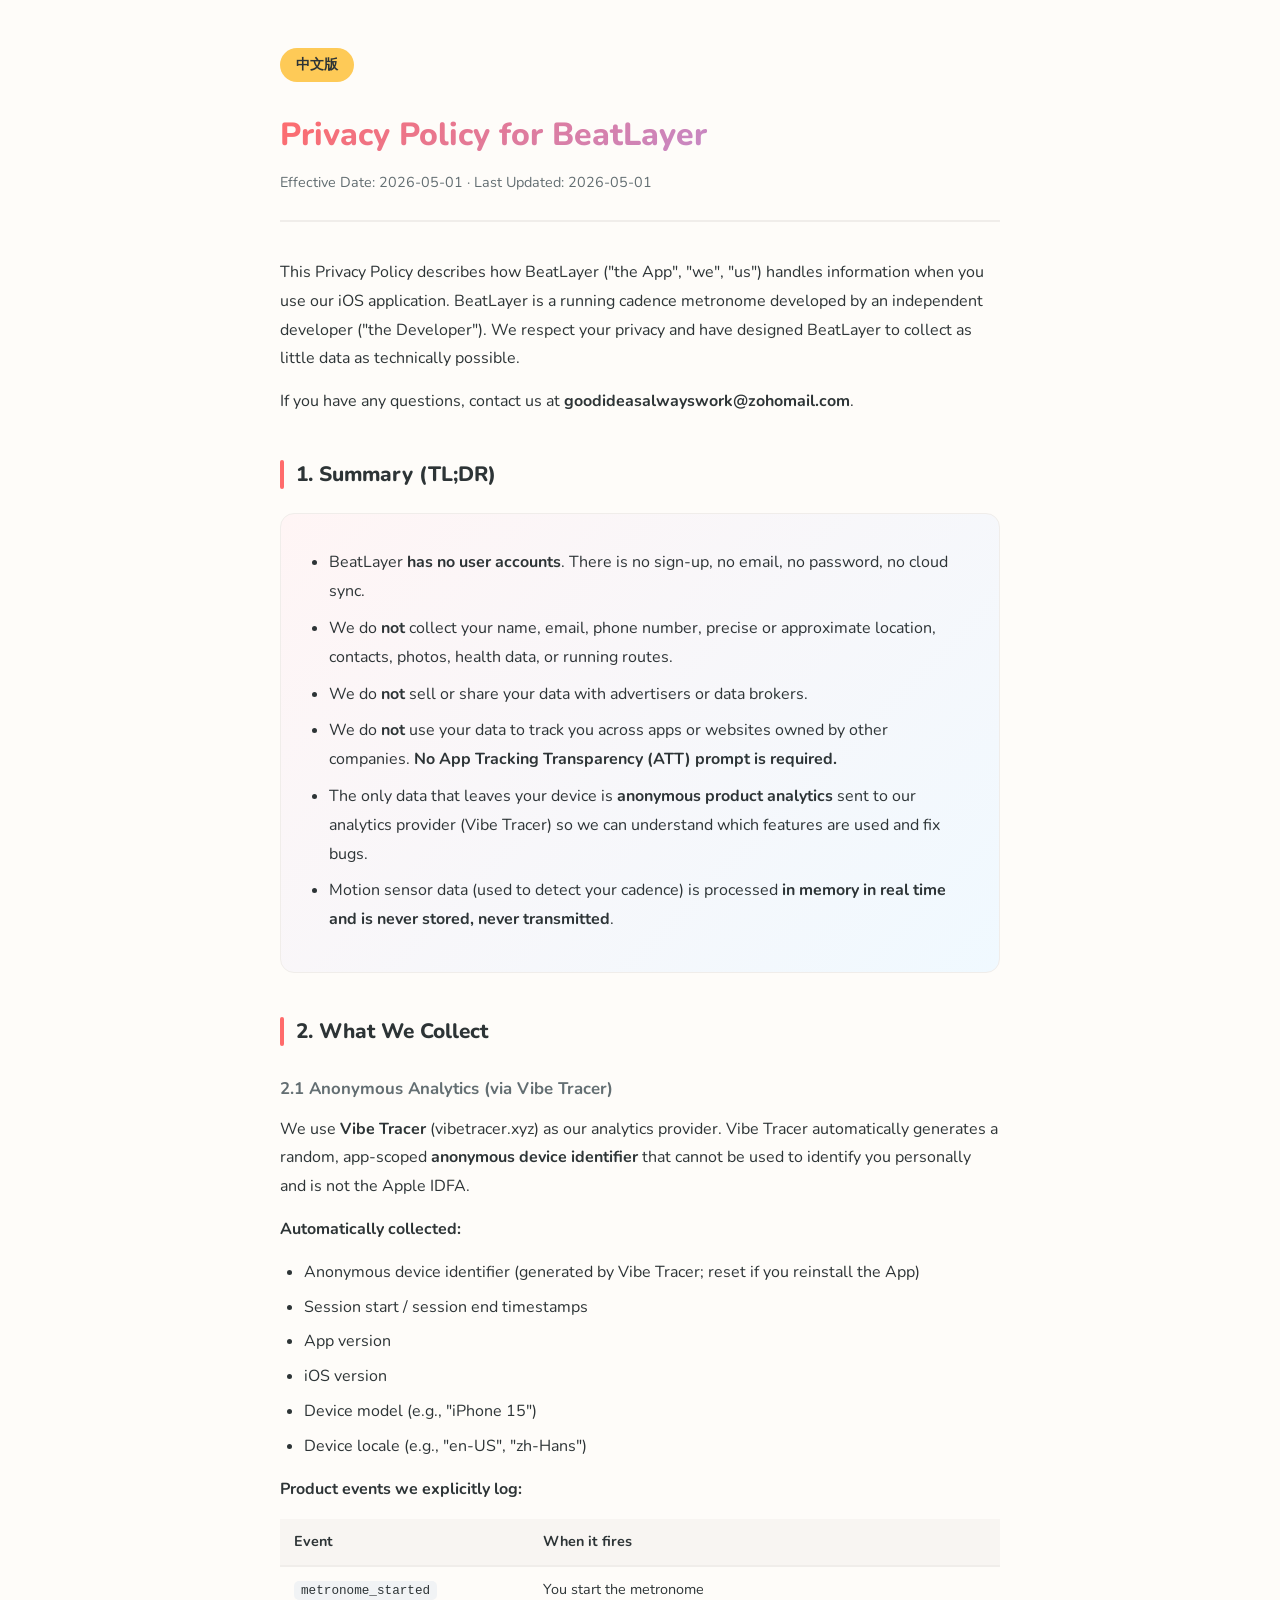
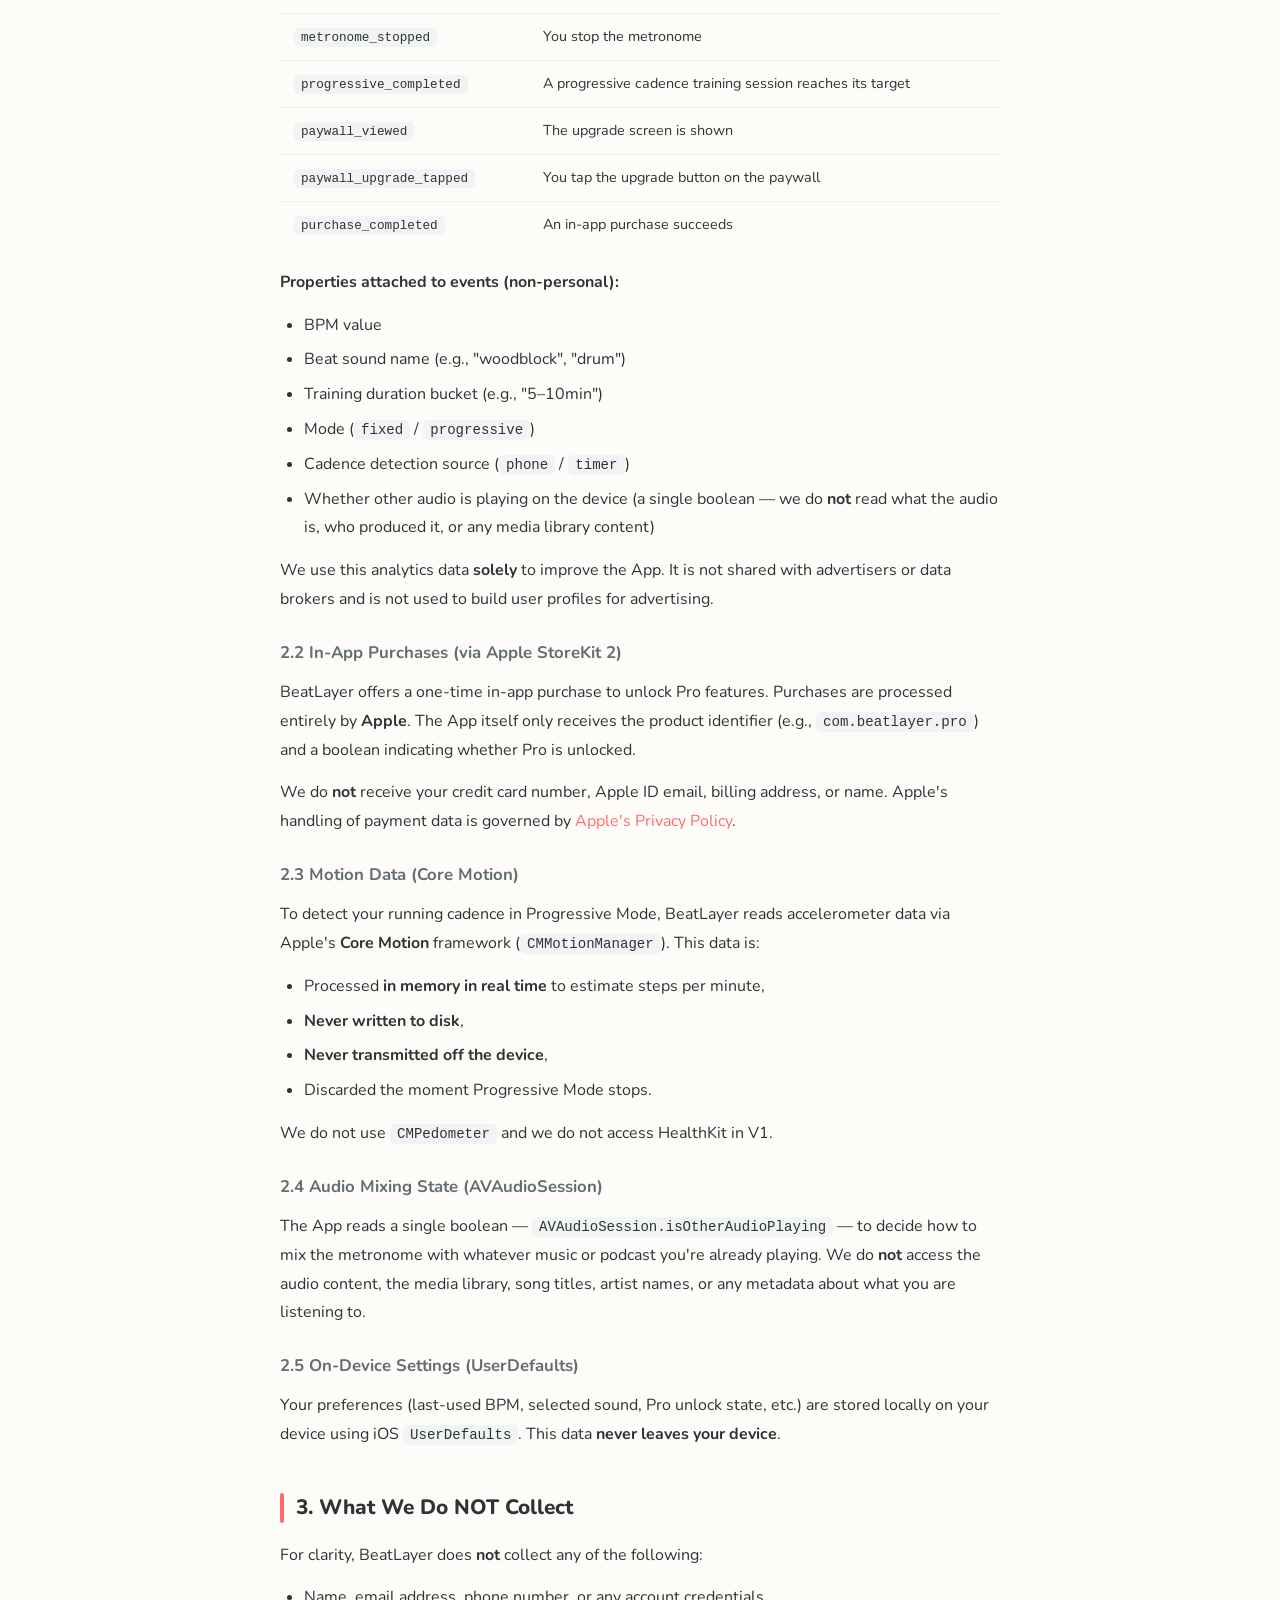
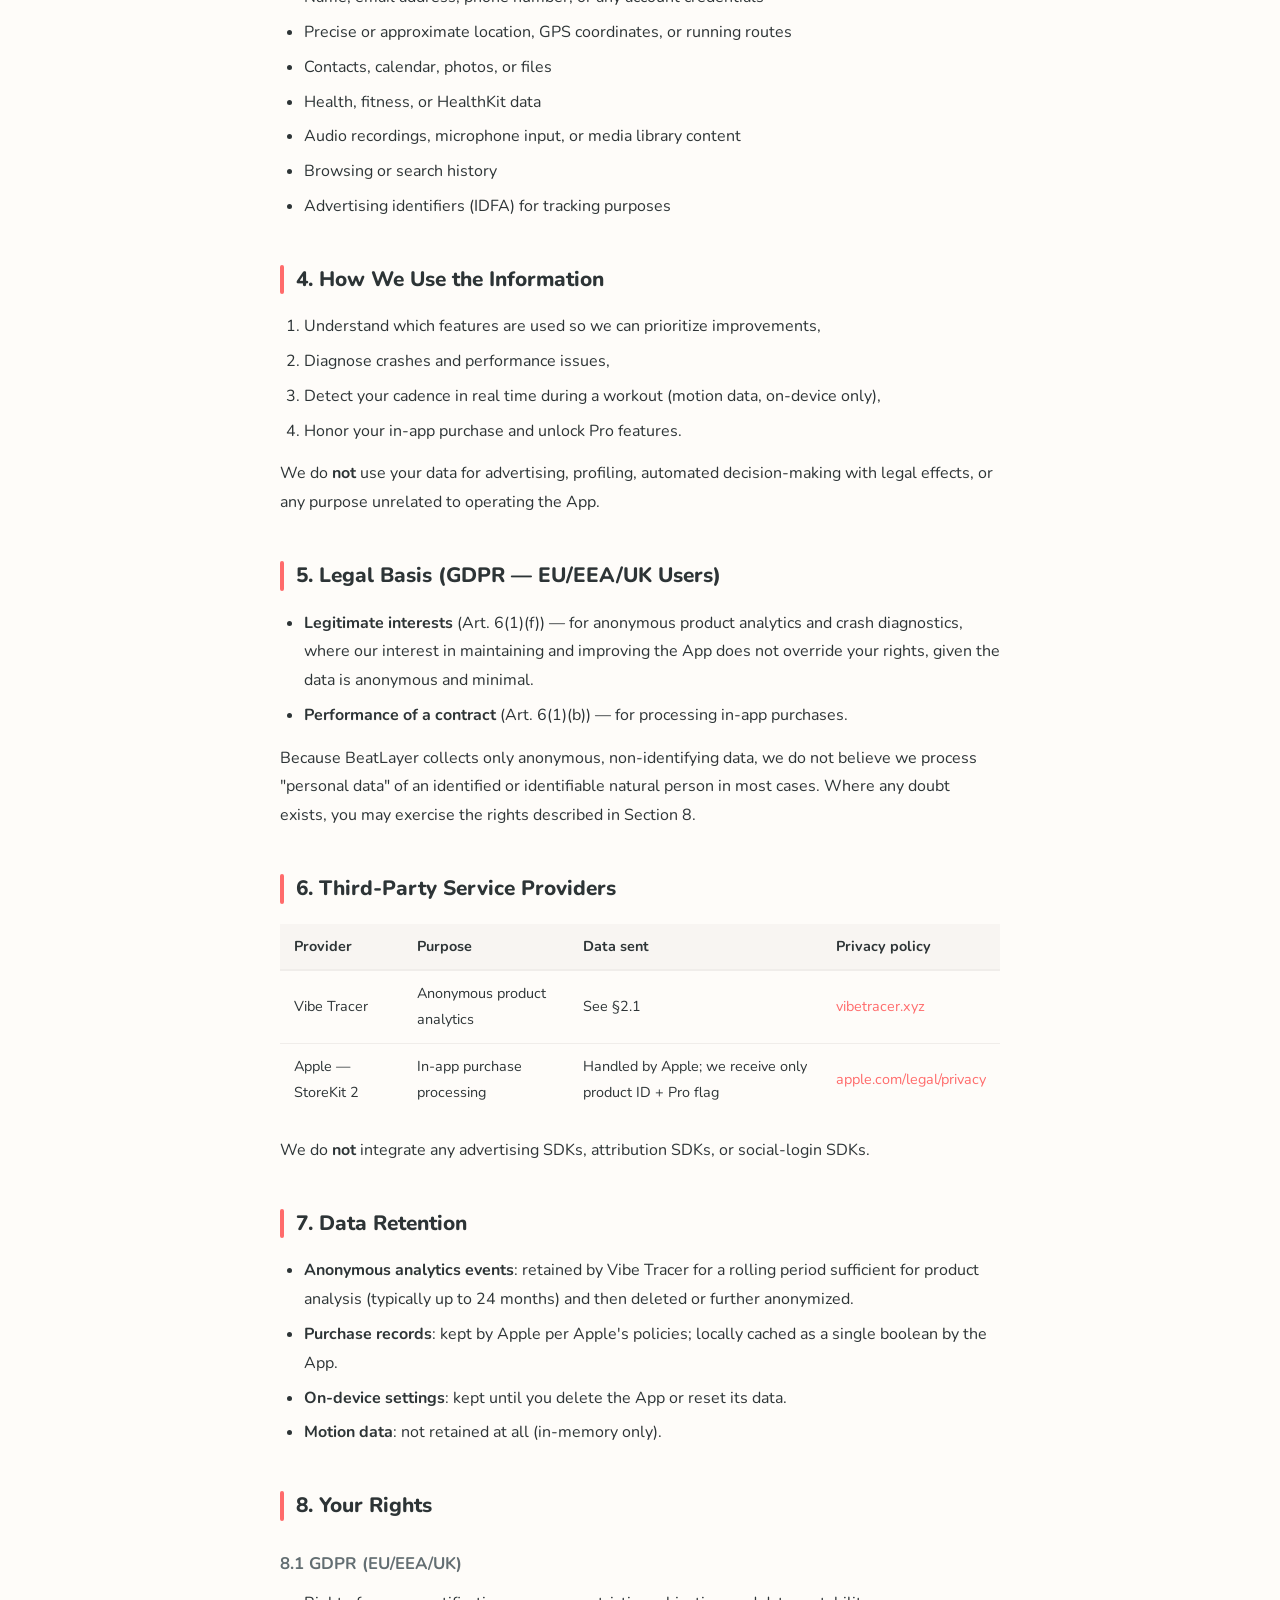
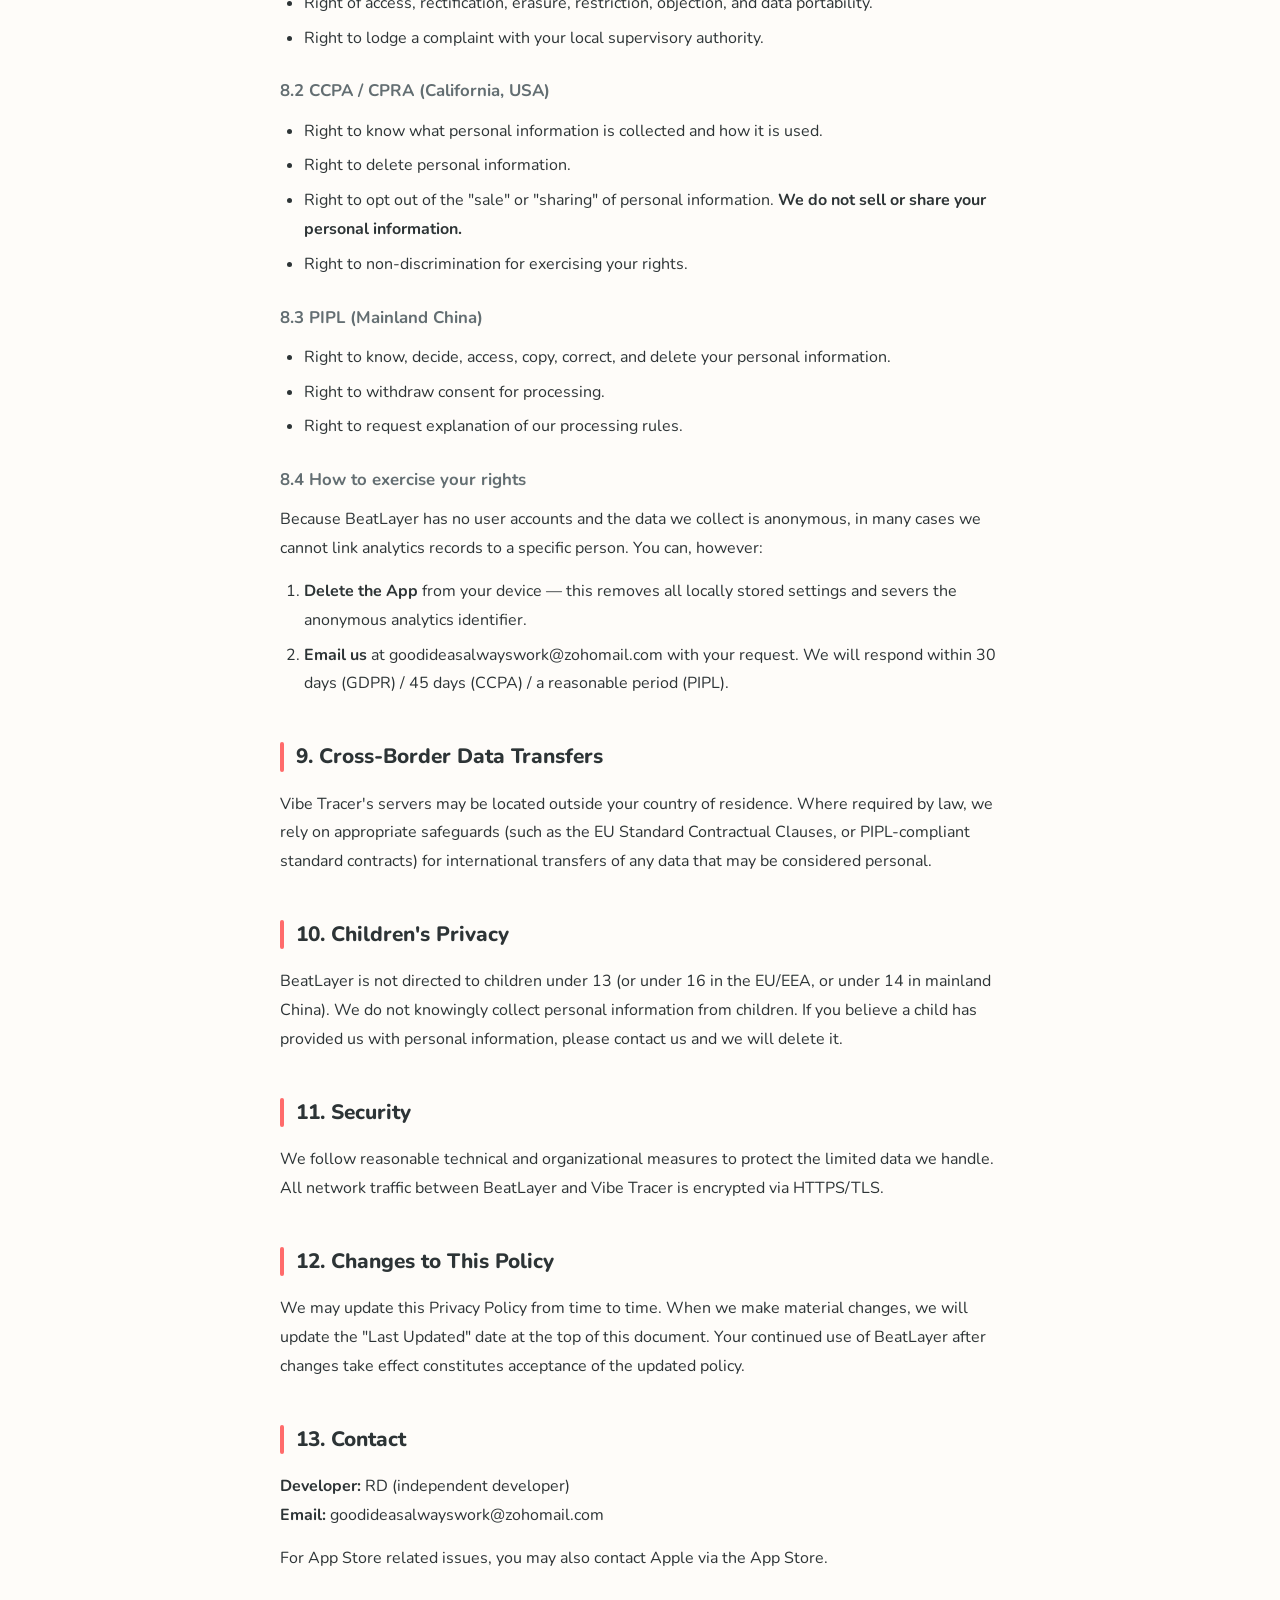
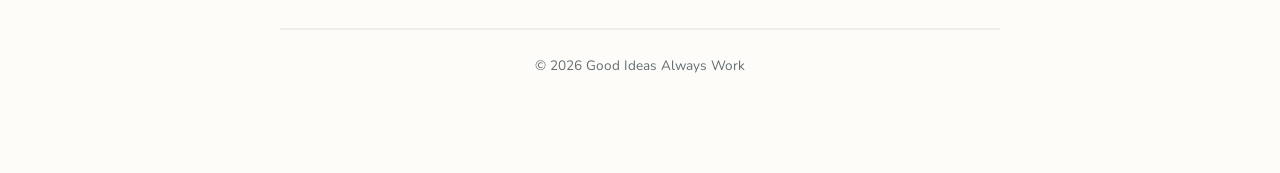
<file: privacy.html>
<!DOCTYPE html>
<html lang="en">
<head>
  <meta charset="UTF-8">
  <meta name="viewport" content="width=device-width, initial-scale=1.0">
  <title>BeatLayer Privacy Policy</title>
  <link rel="preconnect" href="https://fonts.googleapis.com">
  <link href="https://fonts.googleapis.com/css2?family=Nunito:wght@400;600;700;800&display=swap" rel="stylesheet">
  <style>
    *{box-sizing:border-box;margin:0;padding:0}
    body{font-family:'Nunito',-apple-system,BlinkMacSystemFont,sans-serif;color:#2D3436;background:#FEFCF9;line-height:1.8;padding:48px 24px 80px}
    .container{max-width:720px;margin:0 auto}
    h1{font-size:2rem;font-weight:800;margin-bottom:6px;background:linear-gradient(135deg,#FF6B6B,#A29BFE);-webkit-background-clip:text;-webkit-text-fill-color:transparent;background-clip:text}
    .meta{color:#636E72;font-size:.9rem;margin-bottom:36px;padding-bottom:24px;border-bottom:2px solid #F0EDEA}
    h2{font-size:1.3rem;font-weight:800;margin:40px 0 14px;padding-left:16px;position:relative}
    h2::before{content:'';position:absolute;left:0;top:4px;bottom:4px;width:4px;background:#FF6B6B;border-radius:2px}
    h3{font-size:1.05rem;font-weight:700;margin:24px 0 10px;color:#636E72}
    p{margin-bottom:14px}
    a{color:#FF6B6B;text-decoration:none}
    a:hover{text-decoration:underline}
    ul,ol{margin:10px 0 14px 24px}
    li{margin-bottom:6px}
    table{width:100%;border-collapse:collapse;margin:16px 0 20px;font-size:.9rem}
    th{background:#F8F5F2;text-align:left;padding:10px 14px;font-weight:700;border-bottom:2px solid #F0EDEA}
    td{padding:10px 14px;border-bottom:1px solid #F0EDEA}
    tr:last-child td{border-bottom:none}
    code{background:#F1F3F5;padding:2px 7px;border-radius:5px;font-size:.88em;font-family:'SF Mono',Menlo,monospace}
    .summary-box{background:linear-gradient(135deg,#FFF5F5,#F0F9FF);border-radius:14px;padding:24px 28px;margin:20px 0 28px;border:1px solid #F0EDEA}
    .summary-box ul{margin-left:20px}
    .summary-box li{margin-bottom:8px}
    footer{margin-top:56px;padding-top:24px;border-top:2px solid #F0EDEA;color:#636E72;font-size:.85rem;text-align:center}
    .lang-switch{display:inline-block;margin-bottom:24px;background:#FECA57;color:#2D3436;padding:5px 16px;border-radius:20px;font-size:.85rem;font-weight:700}
    .lang-switch:hover{text-decoration:none}
  </style>
</head>
<body>
  <div class="container">
    <a href="privacy_zh.html" class="lang-switch">中文版</a>
    <h1>Privacy Policy for BeatLayer</h1>
    <p class="meta">Effective Date: 2026-05-01 · Last Updated: 2026-05-01</p>

    <p>This Privacy Policy describes how BeatLayer ("the App", "we", "us") handles information when you use our iOS application. BeatLayer is a running cadence metronome developed by an independent developer ("the Developer"). We respect your privacy and have designed BeatLayer to collect as little data as technically possible.</p>
    <p>If you have any questions, contact us at <strong>goodideasalwayswork@zohomail.com</strong>.</p>

    <h2>1. Summary (TL;DR)</h2>
    <div class="summary-box"><ul>
      <li>BeatLayer <strong>has no user accounts</strong>. There is no sign-up, no email, no password, no cloud sync.</li>
      <li>We do <strong>not</strong> collect your name, email, phone number, precise or approximate location, contacts, photos, health data, or running routes.</li>
      <li>We do <strong>not</strong> sell or share your data with advertisers or data brokers.</li>
      <li>We do <strong>not</strong> use your data to track you across apps or websites owned by other companies. <strong>No App Tracking Transparency (ATT) prompt is required.</strong></li>
      <li>The only data that leaves your device is <strong>anonymous product analytics</strong> sent to our analytics provider (Vibe Tracer) so we can understand which features are used and fix bugs.</li>
      <li>Motion sensor data (used to detect your cadence) is processed <strong>in memory in real time and is never stored, never transmitted</strong>.</li>
    </ul></div>

    <h2>2. What We Collect</h2>
    <h3>2.1 Anonymous Analytics (via Vibe Tracer)</h3>
    <p>We use <strong>Vibe Tracer</strong> (vibetracer.xyz) as our analytics provider. Vibe Tracer automatically generates a random, app-scoped <strong>anonymous device identifier</strong> that cannot be used to identify you personally and is not the Apple IDFA.</p>
    <p><strong>Automatically collected:</strong></p>
    <ul>
      <li>Anonymous device identifier (generated by Vibe Tracer; reset if you reinstall the App)</li>
      <li>Session start / session end timestamps</li>
      <li>App version</li>
      <li>iOS version</li>
      <li>Device model (e.g., "iPhone 15")</li>
      <li>Device locale (e.g., "en-US", "zh-Hans")</li>
    </ul>
    <p><strong>Product events we explicitly log:</strong></p>
    <table>
      <tr><th>Event</th><th>When it fires</th></tr>
      <tr><td><code>metronome_started</code></td><td>You start the metronome</td></tr>
      <tr><td><code>metronome_stopped</code></td><td>You stop the metronome</td></tr>
      <tr><td><code>progressive_completed</code></td><td>A progressive cadence training session reaches its target</td></tr>
      <tr><td><code>paywall_viewed</code></td><td>The upgrade screen is shown</td></tr>
      <tr><td><code>paywall_upgrade_tapped</code></td><td>You tap the upgrade button on the paywall</td></tr>
      <tr><td><code>purchase_completed</code></td><td>An in-app purchase succeeds</td></tr>
    </table>
    <p><strong>Properties attached to events (non-personal):</strong></p>
    <ul>
      <li>BPM value</li>
      <li>Beat sound name (e.g., "woodblock", "drum")</li>
      <li>Training duration bucket (e.g., "5–10min")</li>
      <li>Mode (<code>fixed</code> / <code>progressive</code>)</li>
      <li>Cadence detection source (<code>phone</code> / <code>timer</code>)</li>
      <li>Whether other audio is playing on the device (a single boolean — we do <strong>not</strong> read what the audio is, who produced it, or any media library content)</li>
    </ul>
    <p>We use this analytics data <strong>solely</strong> to improve the App. It is not shared with advertisers or data brokers and is not used to build user profiles for advertising.</p>

    <h3>2.2 In-App Purchases (via Apple StoreKit 2)</h3>
    <p>BeatLayer offers a one-time in-app purchase to unlock Pro features. Purchases are processed entirely by <strong>Apple</strong>. The App itself only receives the product identifier (e.g., <code>com.beatlayer.pro</code>) and a boolean indicating whether Pro is unlocked.</p>
    <p>We do <strong>not</strong> receive your credit card number, Apple ID email, billing address, or name. Apple's handling of payment data is governed by <a href="https://www.apple.com/legal/privacy/">Apple's Privacy Policy</a>.</p>

    <h3>2.3 Motion Data (Core Motion)</h3>
    <p>To detect your running cadence in Progressive Mode, BeatLayer reads accelerometer data via Apple's <strong>Core Motion</strong> framework (<code>CMMotionManager</code>). This data is:</p>
    <ul>
      <li>Processed <strong>in memory in real time</strong> to estimate steps per minute,</li>
      <li><strong>Never written to disk</strong>,</li>
      <li><strong>Never transmitted off the device</strong>,</li>
      <li>Discarded the moment Progressive Mode stops.</li>
    </ul>
    <p>We do not use <code>CMPedometer</code> and we do not access HealthKit in V1.</p>

    <h3>2.4 Audio Mixing State (AVAudioSession)</h3>
    <p>The App reads a single boolean — <code>AVAudioSession.isOtherAudioPlaying</code> — to decide how to mix the metronome with whatever music or podcast you're already playing. We do <strong>not</strong> access the audio content, the media library, song titles, artist names, or any metadata about what you are listening to.</p>

    <h3>2.5 On-Device Settings (UserDefaults)</h3>
    <p>Your preferences (last-used BPM, selected sound, Pro unlock state, etc.) are stored locally on your device using iOS <code>UserDefaults</code>. This data <strong>never leaves your device</strong>.</p>

    <h2>3. What We Do NOT Collect</h2>
    <p>For clarity, BeatLayer does <strong>not</strong> collect any of the following:</p>
    <ul>
      <li>Name, email address, phone number, or any account credentials</li>
      <li>Precise or approximate location, GPS coordinates, or running routes</li>
      <li>Contacts, calendar, photos, or files</li>
      <li>Health, fitness, or HealthKit data</li>
      <li>Audio recordings, microphone input, or media library content</li>
      <li>Browsing or search history</li>
      <li>Advertising identifiers (IDFA) for tracking purposes</li>
    </ul>

    <h2>4. How We Use the Information</h2>
    <ol>
      <li>Understand which features are used so we can prioritize improvements,</li>
      <li>Diagnose crashes and performance issues,</li>
      <li>Detect your cadence in real time during a workout (motion data, on-device only),</li>
      <li>Honor your in-app purchase and unlock Pro features.</li>
    </ol>
    <p>We do <strong>not</strong> use your data for advertising, profiling, automated decision-making with legal effects, or any purpose unrelated to operating the App.</p>

    <h2>5. Legal Basis (GDPR — EU/EEA/UK Users)</h2>
    <ul>
      <li><strong>Legitimate interests</strong> (Art. 6(1)(f)) — for anonymous product analytics and crash diagnostics, where our interest in maintaining and improving the App does not override your rights, given the data is anonymous and minimal.</li>
      <li><strong>Performance of a contract</strong> (Art. 6(1)(b)) — for processing in-app purchases.</li>
    </ul>
    <p>Because BeatLayer collects only anonymous, non-identifying data, we do not believe we process "personal data" of an identified or identifiable natural person in most cases. Where any doubt exists, you may exercise the rights described in Section 8.</p>

    <h2>6. Third-Party Service Providers</h2>
    <table>
      <tr><th>Provider</th><th>Purpose</th><th>Data sent</th><th>Privacy policy</th></tr>
      <tr><td>Vibe Tracer</td><td>Anonymous product analytics</td><td>See §2.1</td><td><a href="https://vibetracer.xyz">vibetracer.xyz</a></td></tr>
      <tr><td>Apple — StoreKit 2</td><td>In-app purchase processing</td><td>Handled by Apple; we receive only product ID + Pro flag</td><td><a href="https://www.apple.com/legal/privacy/">apple.com/legal/privacy</a></td></tr>
    </table>
    <p>We do <strong>not</strong> integrate any advertising SDKs, attribution SDKs, or social-login SDKs.</p>

    <h2>7. Data Retention</h2>
    <ul>
      <li><strong>Anonymous analytics events</strong>: retained by Vibe Tracer for a rolling period sufficient for product analysis (typically up to 24 months) and then deleted or further anonymized.</li>
      <li><strong>Purchase records</strong>: kept by Apple per Apple's policies; locally cached as a single boolean by the App.</li>
      <li><strong>On-device settings</strong>: kept until you delete the App or reset its data.</li>
      <li><strong>Motion data</strong>: not retained at all (in-memory only).</li>
    </ul>

    <h2>8. Your Rights</h2>
    <h3>8.1 GDPR (EU/EEA/UK)</h3>
    <ul>
      <li>Right of access, rectification, erasure, restriction, objection, and data portability.</li>
      <li>Right to lodge a complaint with your local supervisory authority.</li>
    </ul>
    <h3>8.2 CCPA / CPRA (California, USA)</h3>
    <ul>
      <li>Right to know what personal information is collected and how it is used.</li>
      <li>Right to delete personal information.</li>
      <li>Right to opt out of the "sale" or "sharing" of personal information. <strong>We do not sell or share your personal information.</strong></li>
      <li>Right to non-discrimination for exercising your rights.</li>
    </ul>
    <h3>8.3 PIPL (Mainland China)</h3>
    <ul>
      <li>Right to know, decide, access, copy, correct, and delete your personal information.</li>
      <li>Right to withdraw consent for processing.</li>
      <li>Right to request explanation of our processing rules.</li>
    </ul>
    <h3>8.4 How to exercise your rights</h3>
    <p>Because BeatLayer has no user accounts and the data we collect is anonymous, in many cases we cannot link analytics records to a specific person. You can, however:</p>
    <ol>
      <li><strong>Delete the App</strong> from your device — this removes all locally stored settings and severs the anonymous analytics identifier.</li>
      <li><strong>Email us</strong> at goodideasalwayswork@zohomail.com with your request. We will respond within 30 days (GDPR) / 45 days (CCPA) / a reasonable period (PIPL).</li>
    </ol>

    <h2>9. Cross-Border Data Transfers</h2>
    <p>Vibe Tracer's servers may be located outside your country of residence. Where required by law, we rely on appropriate safeguards (such as the EU Standard Contractual Clauses, or PIPL-compliant standard contracts) for international transfers of any data that may be considered personal.</p>

    <h2>10. Children's Privacy</h2>
    <p>BeatLayer is not directed to children under 13 (or under 16 in the EU/EEA, or under 14 in mainland China). We do not knowingly collect personal information from children. If you believe a child has provided us with personal information, please contact us and we will delete it.</p>

    <h2>11. Security</h2>
    <p>We follow reasonable technical and organizational measures to protect the limited data we handle. All network traffic between BeatLayer and Vibe Tracer is encrypted via HTTPS/TLS.</p>

    <h2>12. Changes to This Policy</h2>
    <p>We may update this Privacy Policy from time to time. When we make material changes, we will update the "Last Updated" date at the top of this document. Your continued use of BeatLayer after changes take effect constitutes acceptance of the updated policy.</p>

    <h2>13. Contact</h2>
    <p><strong>Developer:</strong> RD (independent developer)<br>
    <strong>Email:</strong> goodideasalwayswork@zohomail.com</p>
    <p>For App Store related issues, you may also contact Apple via the App Store.</p>

    <footer><p>&copy; 2026 Good Ideas Always Work</p></footer>
  </div>
</body>
</html>
</file>
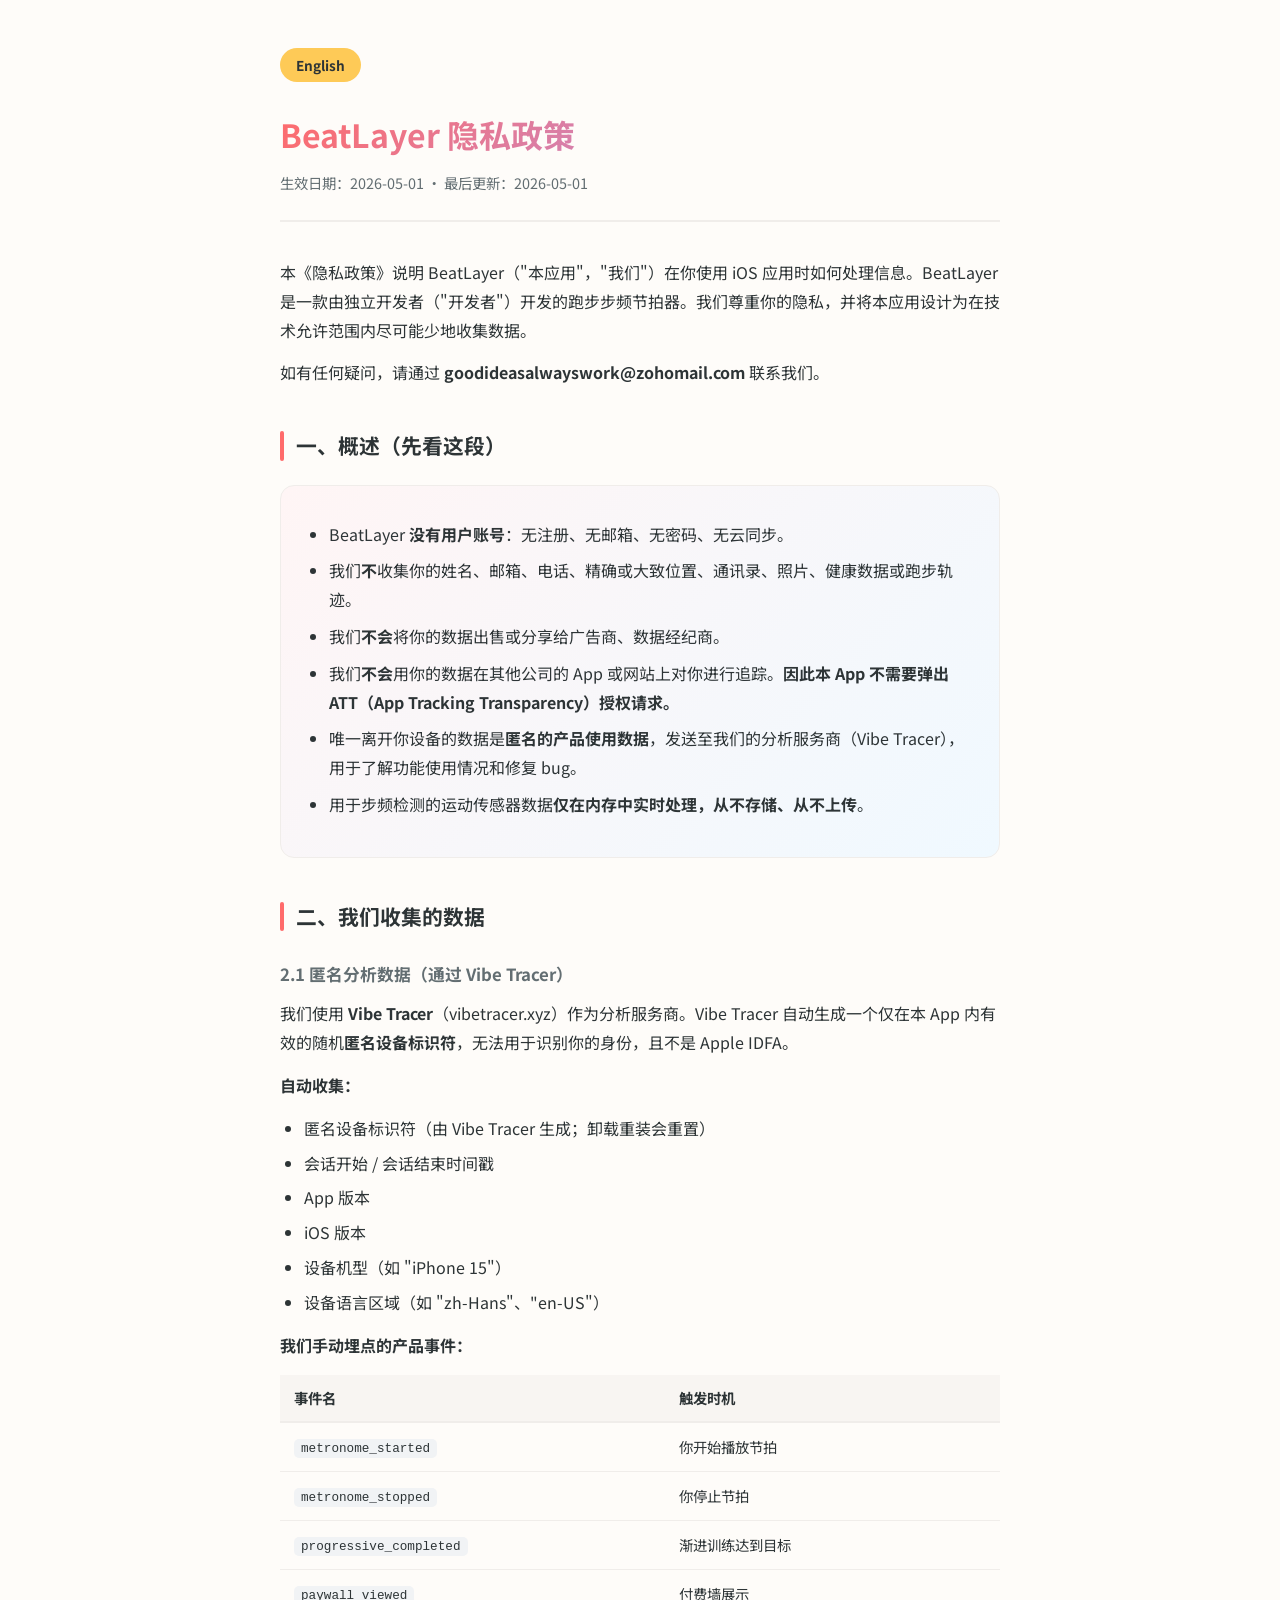
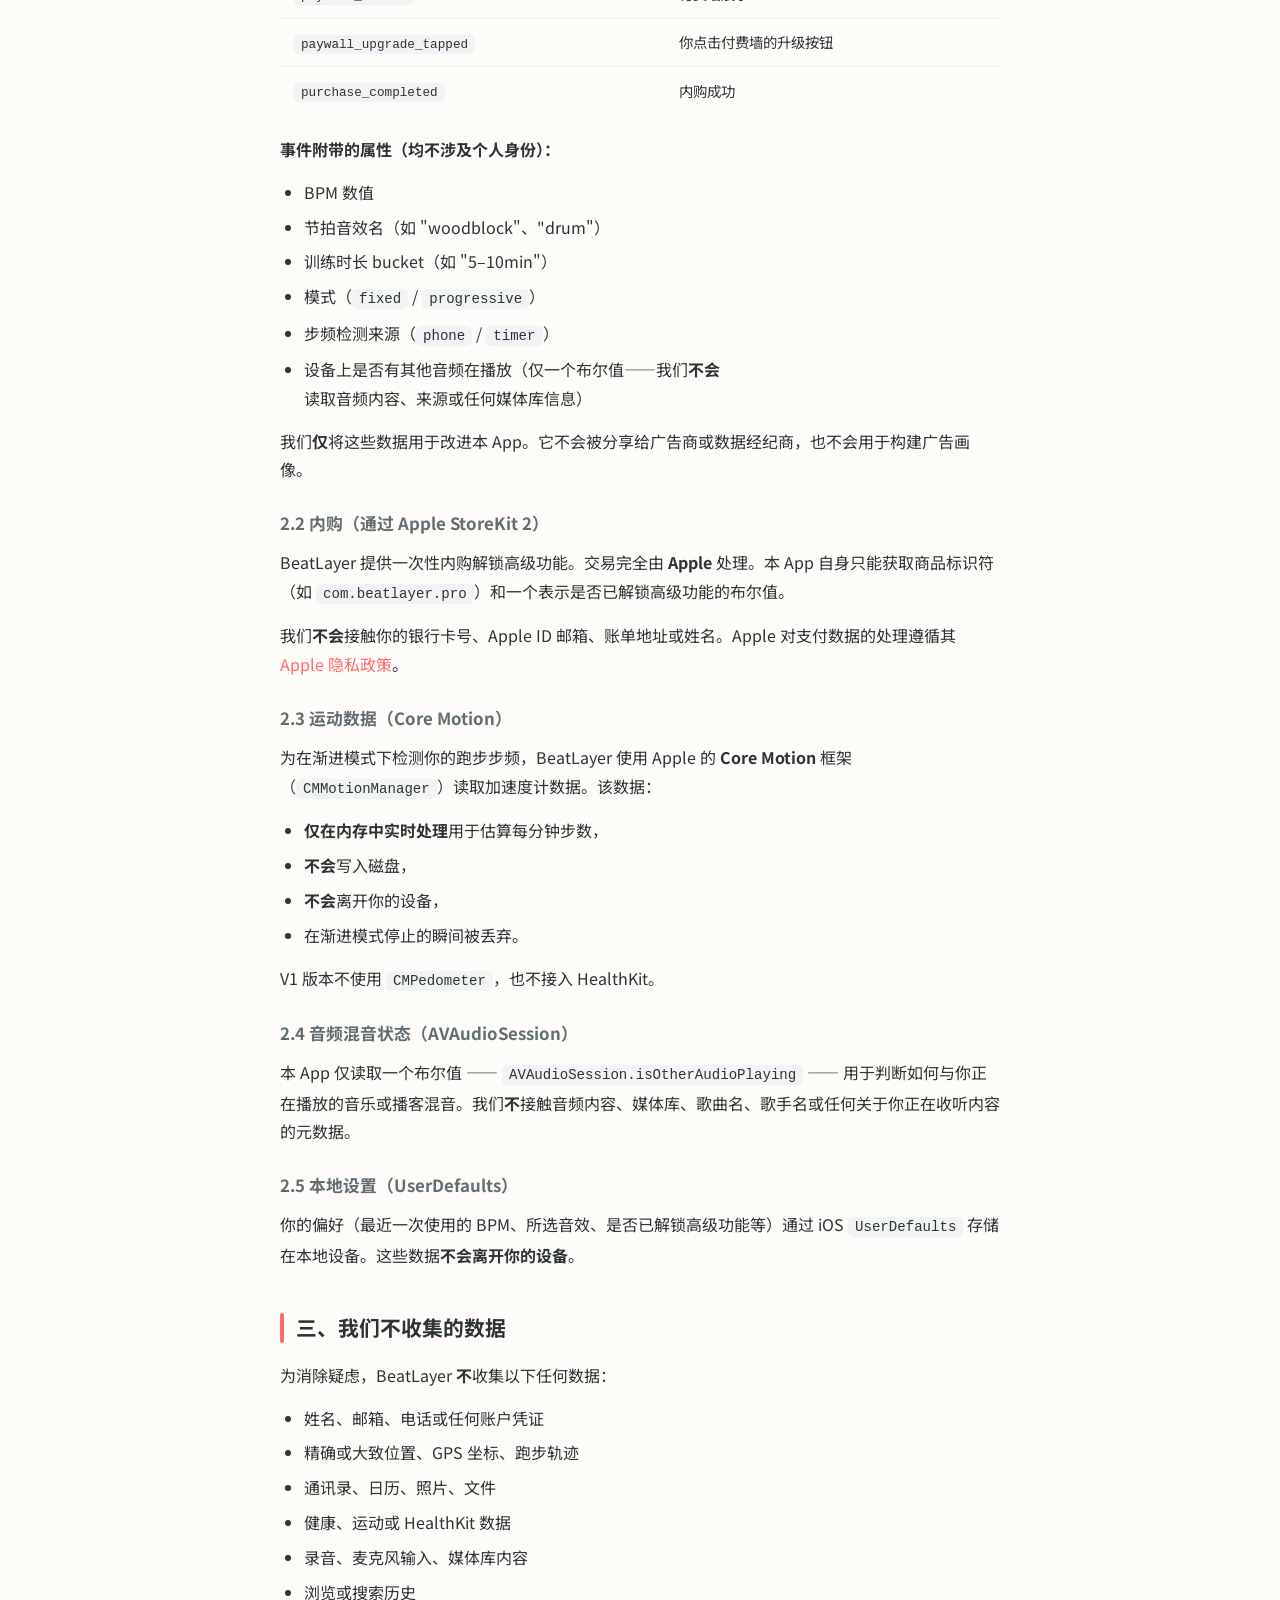
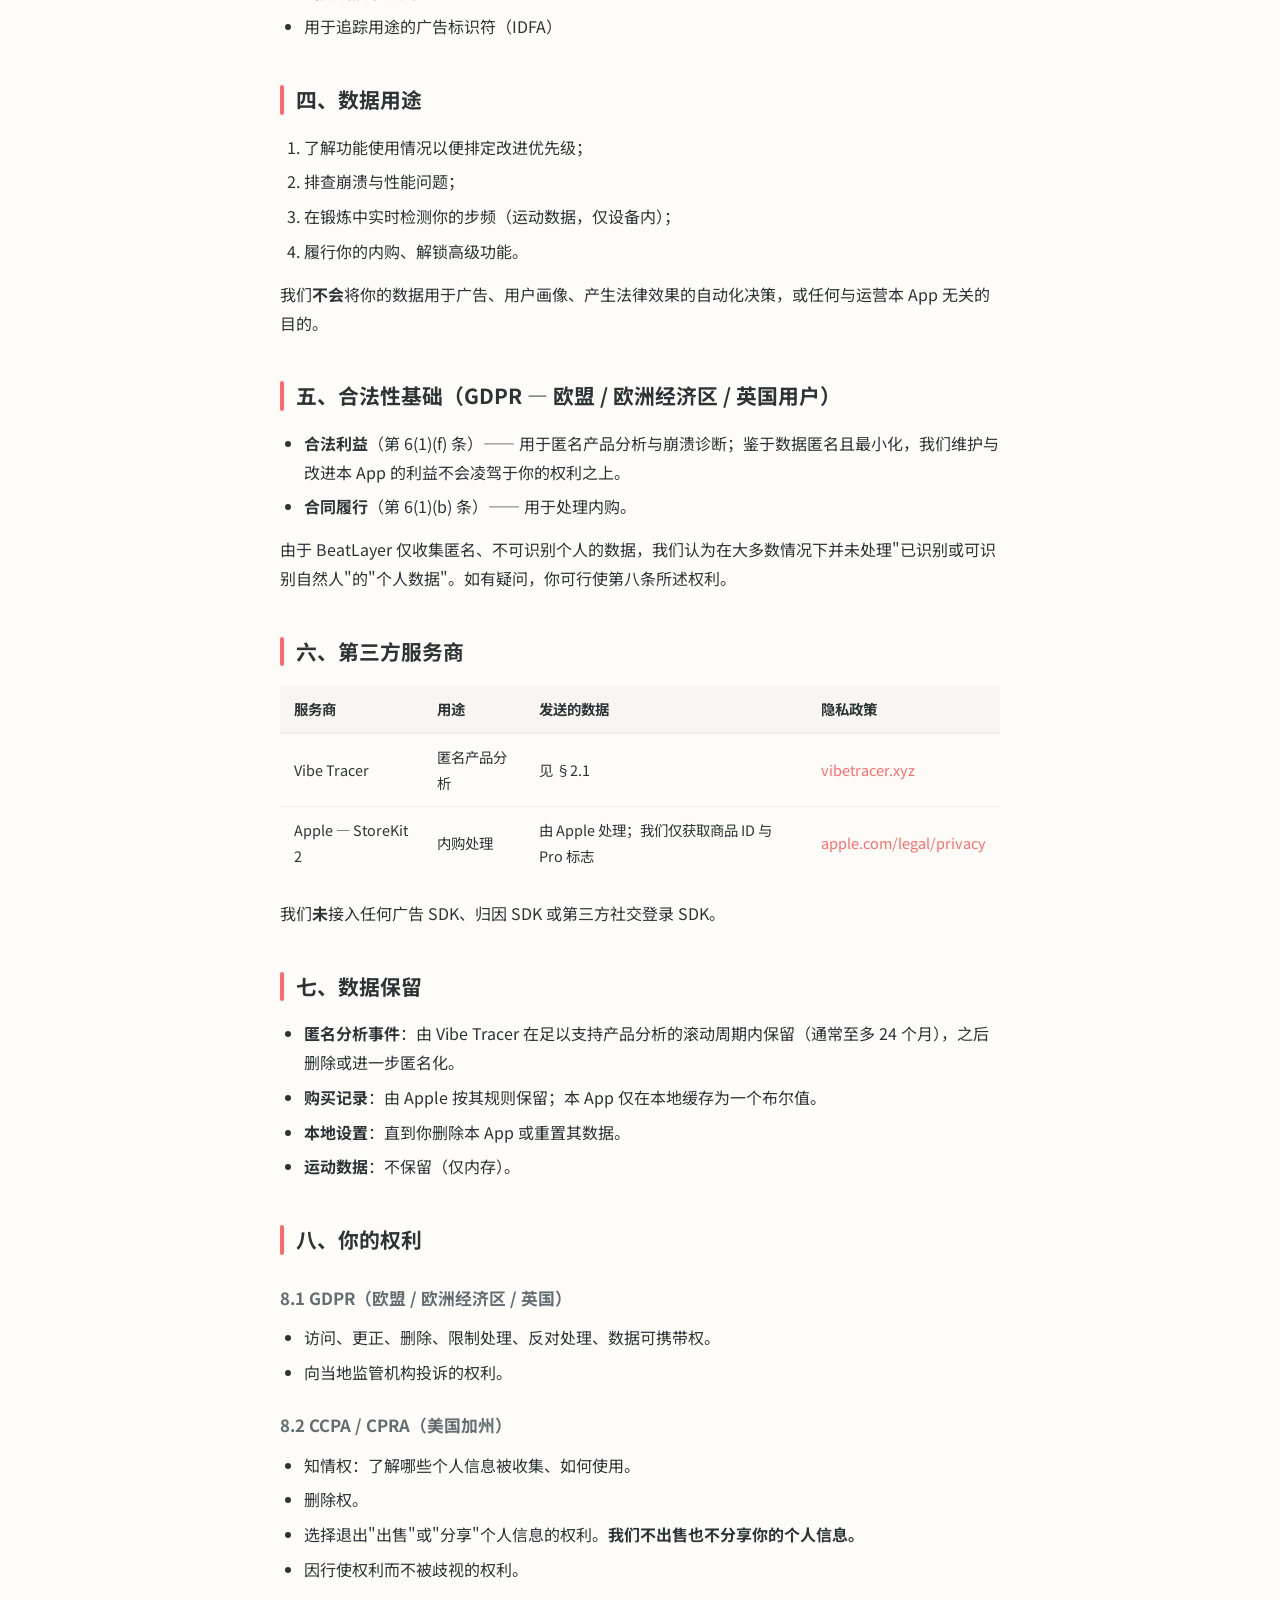
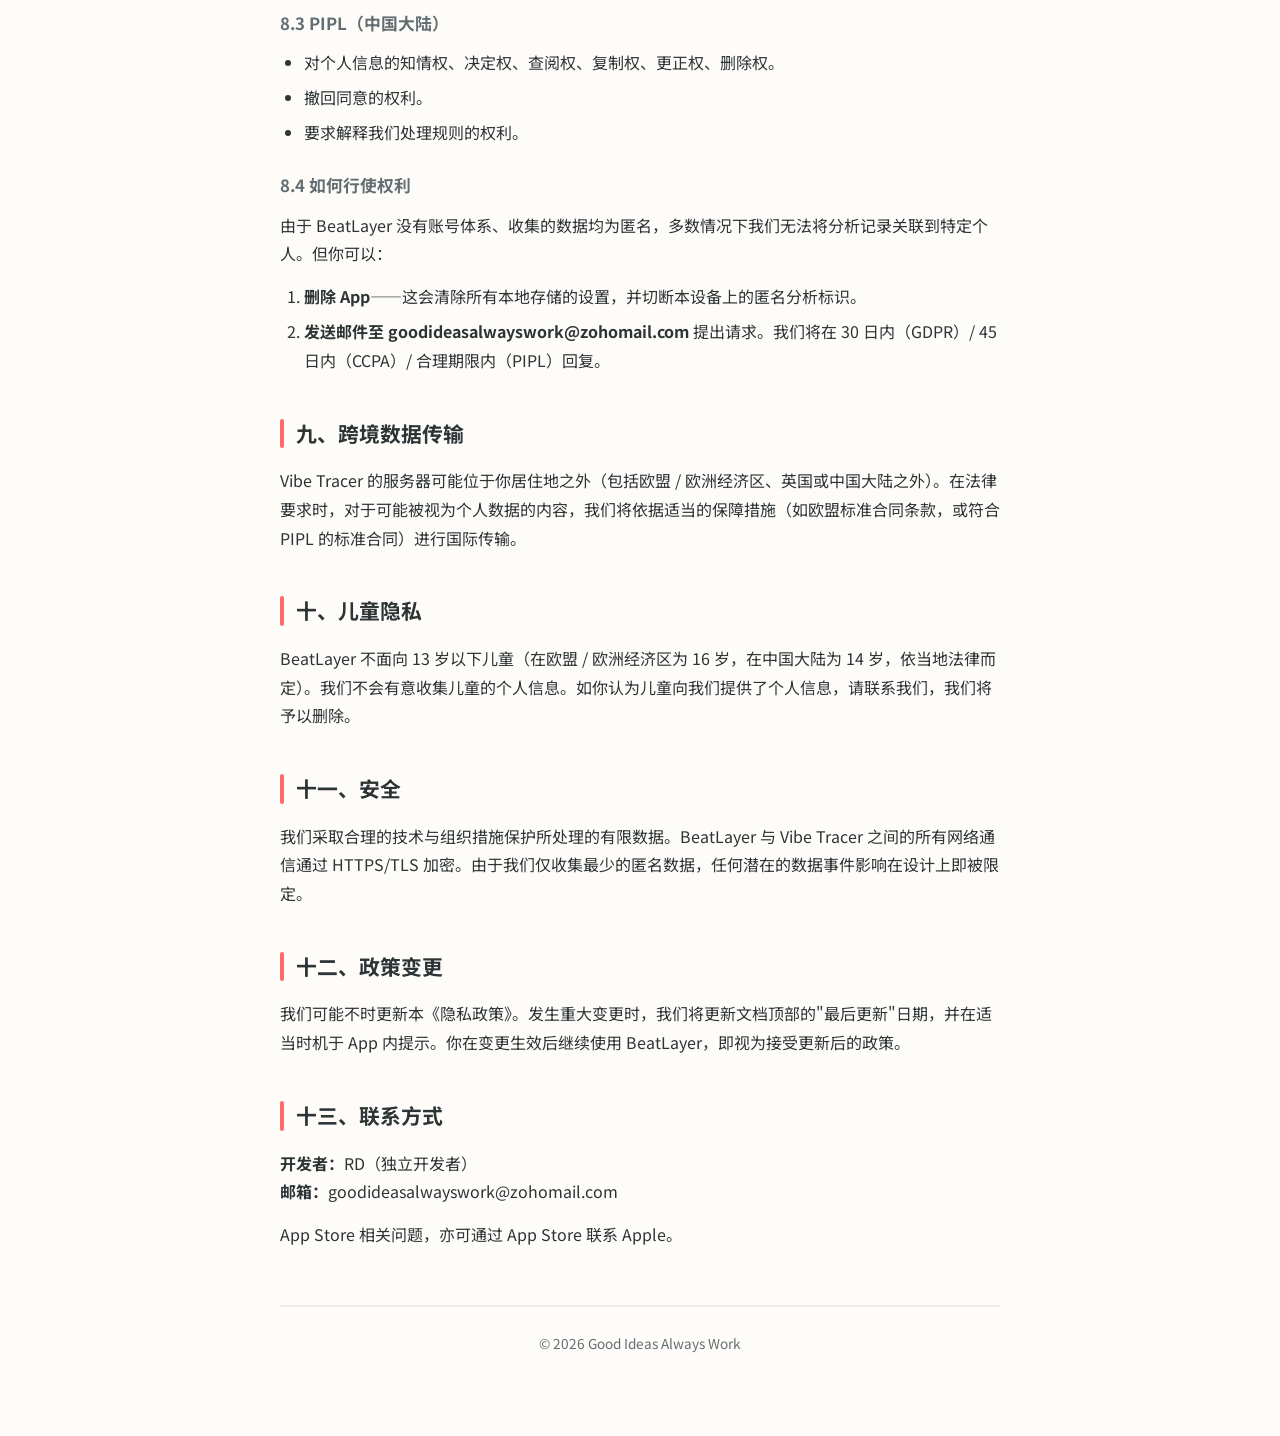
<file: privacy_zh.html>
<!DOCTYPE html>
<html lang="zh-Hans">
<head>
  <meta charset="UTF-8">
  <meta name="viewport" content="width=device-width, initial-scale=1.0">
  <title>BeatLayer 隐私政策</title>
  <link rel="preconnect" href="https://fonts.googleapis.com">
  <link href="https://fonts.googleapis.com/css2?family=Nunito:wght@400;600;700;800&family=Noto+Sans+SC:wght@400;500;700&display=swap" rel="stylesheet">
  <style>
    *{box-sizing:border-box;margin:0;padding:0}
    body{font-family:'Noto Sans SC','Nunito',-apple-system,BlinkMacSystemFont,sans-serif;color:#2D3436;background:#FEFCF9;line-height:1.8;padding:48px 24px 80px}
    .container{max-width:720px;margin:0 auto}
    h1{font-size:2rem;font-weight:700;margin-bottom:6px;background:linear-gradient(135deg,#FF6B6B,#A29BFE);-webkit-background-clip:text;-webkit-text-fill-color:transparent;background-clip:text}
    .meta{color:#636E72;font-size:.9rem;margin-bottom:36px;padding-bottom:24px;border-bottom:2px solid #F0EDEA}
    h2{font-size:1.3rem;font-weight:700;margin:40px 0 14px;padding-left:16px;position:relative}
    h2::before{content:'';position:absolute;left:0;top:4px;bottom:4px;width:4px;background:#FF6B6B;border-radius:2px}
    h3{font-size:1.05rem;font-weight:700;margin:24px 0 10px;color:#636E72}
    p{margin-bottom:14px}
    a{color:#FF6B6B;text-decoration:none}
    a:hover{text-decoration:underline}
    ul,ol{margin:10px 0 14px 24px}
    li{margin-bottom:6px}
    table{width:100%;border-collapse:collapse;margin:16px 0 20px;font-size:.9rem}
    th{background:#F8F5F2;text-align:left;padding:10px 14px;font-weight:700;border-bottom:2px solid #F0EDEA}
    td{padding:10px 14px;border-bottom:1px solid #F0EDEA}
    tr:last-child td{border-bottom:none}
    code{background:#F1F3F5;padding:2px 7px;border-radius:5px;font-size:.88em;font-family:'SF Mono',Menlo,monospace}
    .summary-box{background:linear-gradient(135deg,#FFF5F5,#F0F9FF);border-radius:14px;padding:24px 28px;margin:20px 0 28px;border:1px solid #F0EDEA}
    .summary-box ul{margin-left:20px}
    .summary-box li{margin-bottom:8px}
    footer{margin-top:56px;padding-top:24px;border-top:2px solid #F0EDEA;color:#636E72;font-size:.85rem;text-align:center}
    .lang-switch{display:inline-block;margin-bottom:24px;background:#FECA57;color:#2D3436;padding:5px 16px;border-radius:20px;font-size:.85rem;font-weight:700}
    .lang-switch:hover{text-decoration:none}
  </style>
</head>
<body>
  <div class="container">
    <a href="privacy.html" class="lang-switch">English</a>
    <h1>BeatLayer 隐私政策</h1>
    <p class="meta">生效日期：2026-05-01 · 最后更新：2026-05-01</p>

    <p>本《隐私政策》说明 BeatLayer（"本应用"，"我们"）在你使用 iOS 应用时如何处理信息。BeatLayer 是一款由独立开发者（"开发者"）开发的跑步步频节拍器。我们尊重你的隐私，并将本应用设计为在技术允许范围内尽可能少地收集数据。</p>
    <p>如有任何疑问，请通过 <strong>goodideasalwayswork@zohomail.com</strong> 联系我们。</p>

    <h2>一、概述（先看这段）</h2>
    <div class="summary-box"><ul>
      <li>BeatLayer <strong>没有用户账号</strong>：无注册、无邮箱、无密码、无云同步。</li>
      <li>我们<strong>不</strong>收集你的姓名、邮箱、电话、精确或大致位置、通讯录、照片、健康数据或跑步轨迹。</li>
      <li>我们<strong>不会</strong>将你的数据出售或分享给广告商、数据经纪商。</li>
      <li>我们<strong>不会</strong>用你的数据在其他公司的 App 或网站上对你进行追踪。<strong>因此本 App 不需要弹出 ATT（App Tracking Transparency）授权请求。</strong></li>
      <li>唯一离开你设备的数据是<strong>匿名的产品使用数据</strong>，发送至我们的分析服务商（Vibe Tracer），用于了解功能使用情况和修复 bug。</li>
      <li>用于步频检测的运动传感器数据<strong>仅在内存中实时处理，从不存储、从不上传</strong>。</li>
    </ul></div>

    <h2>二、我们收集的数据</h2>
    <h3>2.1 匿名分析数据（通过 Vibe Tracer）</h3>
    <p>我们使用 <strong>Vibe Tracer</strong>（vibetracer.xyz）作为分析服务商。Vibe Tracer 自动生成一个仅在本 App 内有效的随机<strong>匿名设备标识符</strong>，无法用于识别你的身份，且不是 Apple IDFA。</p>
    <p><strong>自动收集：</strong></p>
    <ul>
      <li>匿名设备标识符（由 Vibe Tracer 生成；卸载重装会重置）</li>
      <li>会话开始 / 会话结束时间戳</li>
      <li>App 版本</li>
      <li>iOS 版本</li>
      <li>设备机型（如 "iPhone 15"）</li>
      <li>设备语言区域（如 "zh-Hans"、"en-US"）</li>
    </ul>
    <p><strong>我们手动埋点的产品事件：</strong></p>
    <table>
      <tr><th>事件名</th><th>触发时机</th></tr>
      <tr><td><code>metronome_started</code></td><td>你开始播放节拍</td></tr>
      <tr><td><code>metronome_stopped</code></td><td>你停止节拍</td></tr>
      <tr><td><code>progressive_completed</code></td><td>渐进训练达到目标</td></tr>
      <tr><td><code>paywall_viewed</code></td><td>付费墙展示</td></tr>
      <tr><td><code>paywall_upgrade_tapped</code></td><td>你点击付费墙的升级按钮</td></tr>
      <tr><td><code>purchase_completed</code></td><td>内购成功</td></tr>
    </table>
    <p><strong>事件附带的属性（均不涉及个人身份）：</strong></p>
    <ul>
      <li>BPM 数值</li>
      <li>节拍音效名（如 "woodblock"、"drum"）</li>
      <li>训练时长 bucket（如 "5–10min"）</li>
      <li>模式（<code>fixed</code> / <code>progressive</code>）</li>
      <li>步频检测来源（<code>phone</code> / <code>timer</code>）</li>
      <li>设备上是否有其他音频在播放（仅一个布尔值——我们<strong>不会</strong>读取音频内容、来源或任何媒体库信息）</li>
    </ul>
    <p>我们<strong>仅</strong>将这些数据用于改进本 App。它不会被分享给广告商或数据经纪商，也不会用于构建广告画像。</p>

    <h3>2.2 内购（通过 Apple StoreKit 2）</h3>
    <p>BeatLayer 提供一次性内购解锁高级功能。交易完全由 <strong>Apple</strong> 处理。本 App 自身只能获取商品标识符（如 <code>com.beatlayer.pro</code>）和一个表示是否已解锁高级功能的布尔值。</p>
    <p>我们<strong>不会</strong>接触你的银行卡号、Apple ID 邮箱、账单地址或姓名。Apple 对支付数据的处理遵循其 <a href="https://www.apple.com/legal/privacy/">Apple 隐私政策</a>。</p>

    <h3>2.3 运动数据（Core Motion）</h3>
    <p>为在渐进模式下检测你的跑步步频，BeatLayer 使用 Apple 的 <strong>Core Motion</strong> 框架（<code>CMMotionManager</code>）读取加速度计数据。该数据：</p>
    <ul>
      <li><strong>仅在内存中实时处理</strong>用于估算每分钟步数，</li>
      <li><strong>不会</strong>写入磁盘，</li>
      <li><strong>不会</strong>离开你的设备，</li>
      <li>在渐进模式停止的瞬间被丢弃。</li>
    </ul>
    <p>V1 版本不使用 <code>CMPedometer</code>，也不接入 HealthKit。</p>

    <h3>2.4 音频混音状态（AVAudioSession）</h3>
    <p>本 App 仅读取一个布尔值 —— <code>AVAudioSession.isOtherAudioPlaying</code> —— 用于判断如何与你正在播放的音乐或播客混音。我们<strong>不</strong>接触音频内容、媒体库、歌曲名、歌手名或任何关于你正在收听内容的元数据。</p>

    <h3>2.5 本地设置（UserDefaults）</h3>
    <p>你的偏好（最近一次使用的 BPM、所选音效、是否已解锁高级功能等）通过 iOS <code>UserDefaults</code> 存储在本地设备。这些数据<strong>不会离开你的设备</strong>。</p>

    <h2>三、我们不收集的数据</h2>
    <p>为消除疑虑，BeatLayer <strong>不</strong>收集以下任何数据：</p>
    <ul>
      <li>姓名、邮箱、电话或任何账户凭证</li>
      <li>精确或大致位置、GPS 坐标、跑步轨迹</li>
      <li>通讯录、日历、照片、文件</li>
      <li>健康、运动或 HealthKit 数据</li>
      <li>录音、麦克风输入、媒体库内容</li>
      <li>浏览或搜索历史</li>
      <li>用于追踪用途的广告标识符（IDFA）</li>
    </ul>

    <h2>四、数据用途</h2>
    <ol>
      <li>了解功能使用情况以便排定改进优先级；</li>
      <li>排查崩溃与性能问题；</li>
      <li>在锻炼中实时检测你的步频（运动数据，仅设备内）；</li>
      <li>履行你的内购、解锁高级功能。</li>
    </ol>
    <p>我们<strong>不会</strong>将你的数据用于广告、用户画像、产生法律效果的自动化决策，或任何与运营本 App 无关的目的。</p>

    <h2>五、合法性基础（GDPR — 欧盟 / 欧洲经济区 / 英国用户）</h2>
    <ul>
      <li><strong>合法利益</strong>（第 6(1)(f) 条）—— 用于匿名产品分析与崩溃诊断；鉴于数据匿名且最小化，我们维护与改进本 App 的利益不会凌驾于你的权利之上。</li>
      <li><strong>合同履行</strong>（第 6(1)(b) 条）—— 用于处理内购。</li>
    </ul>
    <p>由于 BeatLayer 仅收集匿名、不可识别个人的数据，我们认为在大多数情况下并未处理"已识别或可识别自然人"的"个人数据"。如有疑问，你可行使第八条所述权利。</p>

    <h2>六、第三方服务商</h2>
    <table>
      <tr><th>服务商</th><th>用途</th><th>发送的数据</th><th>隐私政策</th></tr>
      <tr><td>Vibe Tracer</td><td>匿名产品分析</td><td>见 §2.1</td><td><a href="https://vibetracer.xyz">vibetracer.xyz</a></td></tr>
      <tr><td>Apple — StoreKit 2</td><td>内购处理</td><td>由 Apple 处理；我们仅获取商品 ID 与 Pro 标志</td><td><a href="https://www.apple.com/legal/privacy/">apple.com/legal/privacy</a></td></tr>
    </table>
    <p>我们<strong>未</strong>接入任何广告 SDK、归因 SDK 或第三方社交登录 SDK。</p>

    <h2>七、数据保留</h2>
    <ul>
      <li><strong>匿名分析事件</strong>：由 Vibe Tracer 在足以支持产品分析的滚动周期内保留（通常至多 24 个月），之后删除或进一步匿名化。</li>
      <li><strong>购买记录</strong>：由 Apple 按其规则保留；本 App 仅在本地缓存为一个布尔值。</li>
      <li><strong>本地设置</strong>：直到你删除本 App 或重置其数据。</li>
      <li><strong>运动数据</strong>：不保留（仅内存）。</li>
    </ul>

    <h2>八、你的权利</h2>
    <h3>8.1 GDPR（欧盟 / 欧洲经济区 / 英国）</h3>
    <ul>
      <li>访问、更正、删除、限制处理、反对处理、数据可携带权。</li>
      <li>向当地监管机构投诉的权利。</li>
    </ul>
    <h3>8.2 CCPA / CPRA（美国加州）</h3>
    <ul>
      <li>知情权：了解哪些个人信息被收集、如何使用。</li>
      <li>删除权。</li>
      <li>选择退出"出售"或"分享"个人信息的权利。<strong>我们不出售也不分享你的个人信息。</strong></li>
      <li>因行使权利而不被歧视的权利。</li>
    </ul>
    <h3>8.3 PIPL（中国大陆）</h3>
    <ul>
      <li>对个人信息的知情权、决定权、查阅权、复制权、更正权、删除权。</li>
      <li>撤回同意的权利。</li>
      <li>要求解释我们处理规则的权利。</li>
    </ul>
    <h3>8.4 如何行使权利</h3>
    <p>由于 BeatLayer 没有账号体系、收集的数据均为匿名，多数情况下我们无法将分析记录关联到特定个人。但你可以：</p>
    <ol>
      <li><strong>删除 App</strong>——这会清除所有本地存储的设置，并切断本设备上的匿名分析标识。</li>
      <li><strong>发送邮件至 goodideasalwayswork@zohomail.com</strong> 提出请求。我们将在 30 日内（GDPR）/ 45 日内（CCPA）/ 合理期限内（PIPL）回复。</li>
    </ol>

    <h2>九、跨境数据传输</h2>
    <p>Vibe Tracer 的服务器可能位于你居住地之外（包括欧盟 / 欧洲经济区、英国或中国大陆之外）。在法律要求时，对于可能被视为个人数据的内容，我们将依据适当的保障措施（如欧盟标准合同条款，或符合 PIPL 的标准合同）进行国际传输。</p>

    <h2>十、儿童隐私</h2>
    <p>BeatLayer 不面向 13 岁以下儿童（在欧盟 / 欧洲经济区为 16 岁，在中国大陆为 14 岁，依当地法律而定）。我们不会有意收集儿童的个人信息。如你认为儿童向我们提供了个人信息，请联系我们，我们将予以删除。</p>

    <h2>十一、安全</h2>
    <p>我们采取合理的技术与组织措施保护所处理的有限数据。BeatLayer 与 Vibe Tracer 之间的所有网络通信通过 HTTPS/TLS 加密。由于我们仅收集最少的匿名数据，任何潜在的数据事件影响在设计上即被限定。</p>

    <h2>十二、政策变更</h2>
    <p>我们可能不时更新本《隐私政策》。发生重大变更时，我们将更新文档顶部的"最后更新"日期，并在适当时机于 App 内提示。你在变更生效后继续使用 BeatLayer，即视为接受更新后的政策。</p>

    <h2>十三、联系方式</h2>
    <p><strong>开发者：</strong>RD（独立开发者）<br>
    <strong>邮箱：</strong>goodideasalwayswork@zohomail.com</p>
    <p>App Store 相关问题，亦可通过 App Store 联系 Apple。</p>

    <footer><p>&copy; 2026 Good Ideas Always Work</p></footer>
  </div>
</body>
</html>
</file>
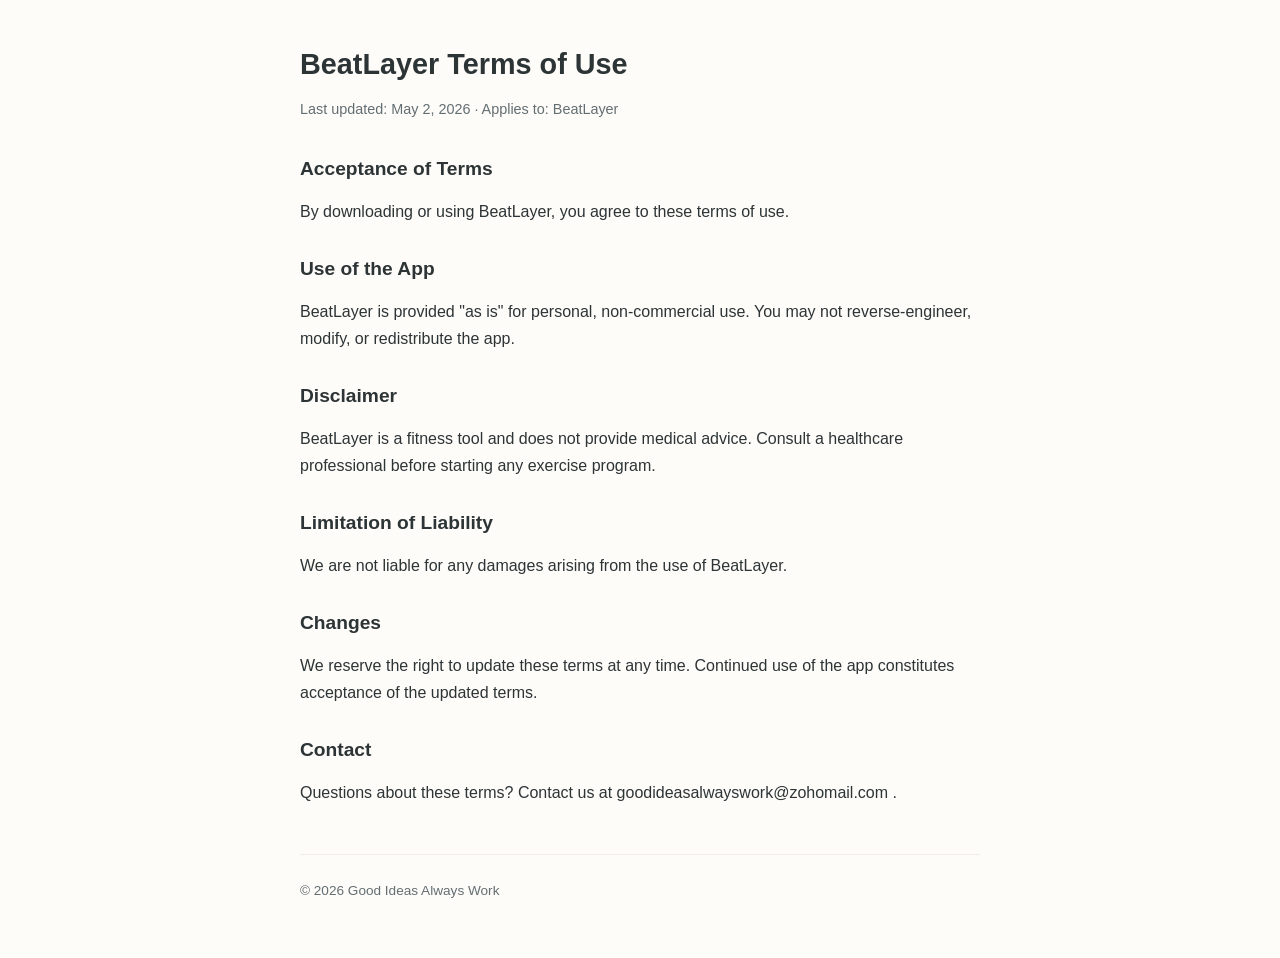
<file: terms.html>
<!DOCTYPE html>
<html lang="en">
<head>
  <meta charset="UTF-8">
  <meta name="viewport" content="width=device-width, initial-scale=1.0">
  <title>BeatLayer Terms of Use</title>
  <style>
    * { box-sizing: border-box; margin: 0; padding: 0; }
    body {
      font-family: -apple-system, BlinkMacSystemFont, 'Segoe UI', Roboto, sans-serif;
      color: #2D3436;
      background: #FEFCF9;
      line-height: 1.7;
      padding: 40px 24px;
    }
    .container { max-width: 680px; margin: 0 auto; }
    h1 { font-size: 1.8rem; margin-bottom: 8px; }
    .meta { color: #636E72; font-size: 0.9rem; margin-bottom: 32px; }
    h2 { font-size: 1.2rem; margin: 28px 0 12px; }
    p { margin-bottom: 16px; }
    a { color: #FF6B6B; }
    footer { margin-top: 48px; padding-top: 24px; border-top: 1px solid #F0EDEA; color: #636E72; font-size: 0.85rem; }
  </style>
</head>
<body>
  <div class="container">
    <h1>BeatLayer Terms of Use</h1>
    <p class="meta">Last updated: May 2, 2026 · Applies to: BeatLayer</p>

    <h2>Acceptance of Terms</h2>
    <p>By downloading or using BeatLayer, you agree to these terms of use.</p>

    <h2>Use of the App</h2>
    <p>BeatLayer is provided "as is" for personal, non-commercial use. You may not reverse-engineer, modify, or redistribute the app.</p>

    <h2>Disclaimer</h2>
    <p>BeatLayer is a fitness tool and does not provide medical advice. Consult a healthcare professional before starting any exercise program.</p>

    <h2>Limitation of Liability</h2>
    <p>We are not liable for any damages arising from the use of BeatLayer.</p>

    <h2>Changes</h2>
    <p>We reserve the right to update these terms at any time. Continued use of the app constitutes acceptance of the updated terms.</p>

    <h2>Contact</h2>
    <p>Questions about these terms? Contact us at goodideasalwayswork@zohomail.com .</p>

    <footer>
      <p>&copy; 2026 Good Ideas Always Work</p>
    </footer>
  </div>
</body>
</html>
</file>
